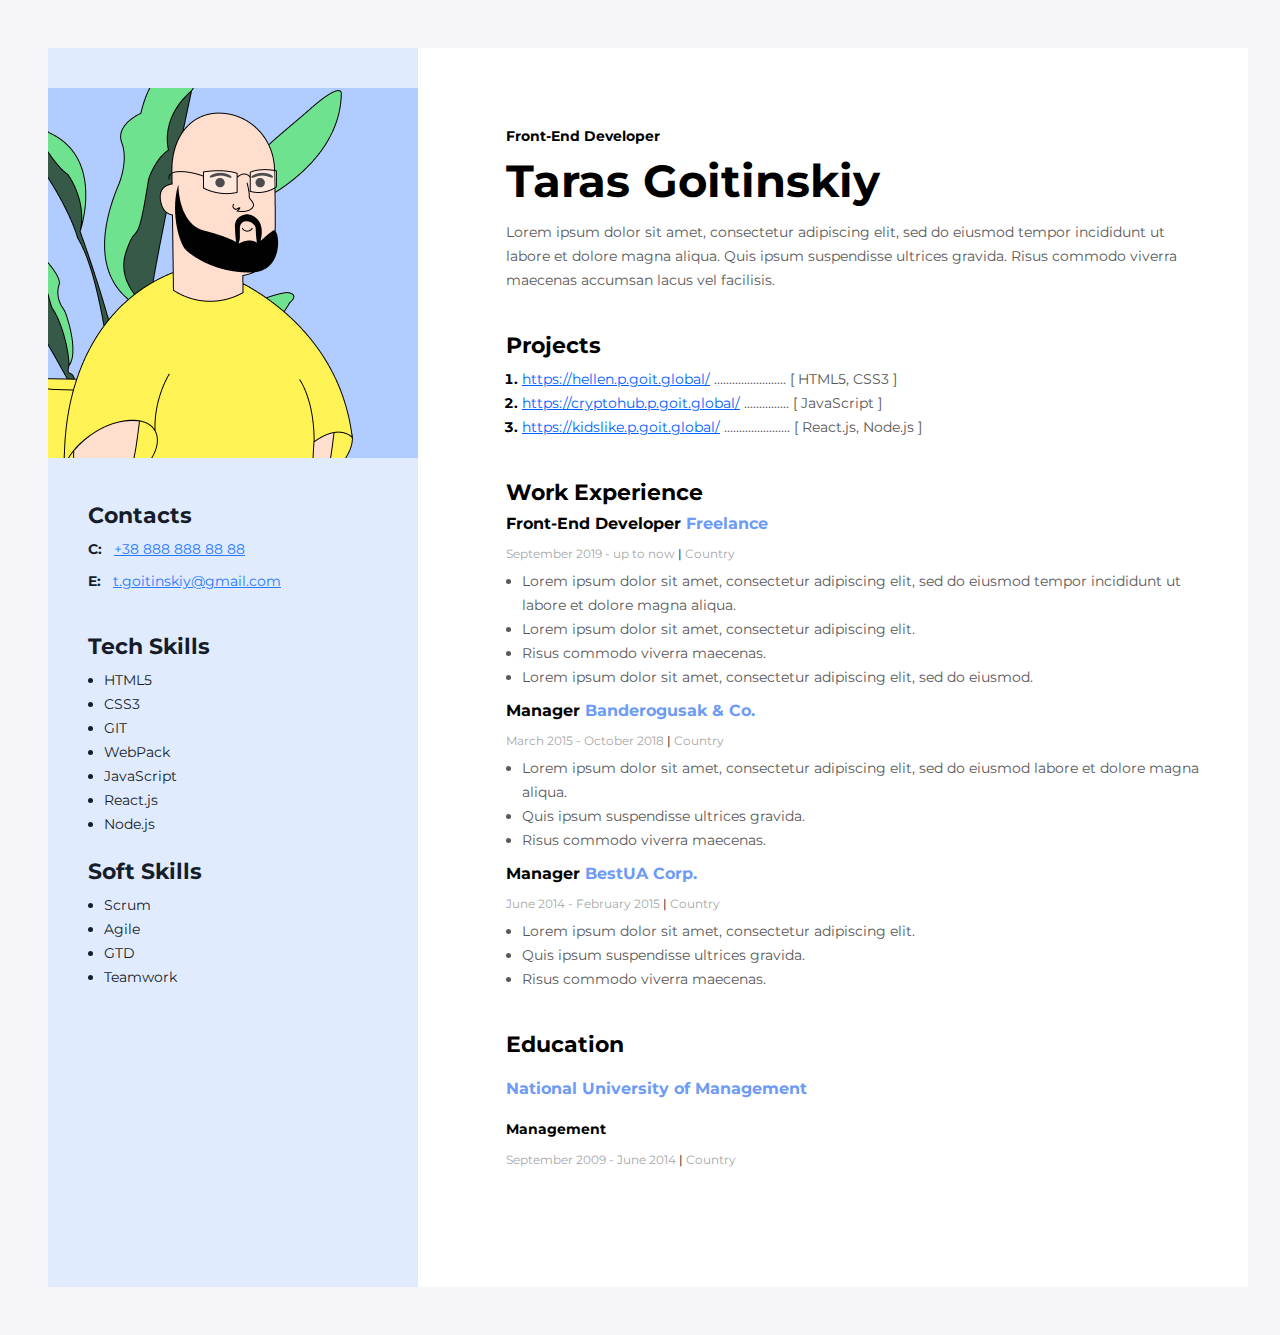
<file: index.html>
<!DOCTYPE html>
<html lang="en">
<head>
    <meta charset="UTF-8">
    <meta name="viewport" content="width=device-width, initial-scale=1.0">
    <title>My resume</title>

    <link rel="preconnect" href="https://fonts.googleapis.com">
    <link rel="preconnect" href="https://fonts.gstatic.com" crossorigin>
    <link href="https://fonts.googleapis.com/css2?family=Montserrat:wght@400;700&display=swap" rel="stylesheet">

    <link rel="stylesheet" href="./css/styles.css">
</head>
<body>
    
    <!-- Wrapper -->
    <div class="wrapper">
        <!-- Main content -->
        <div class="main-content">
            <!-- My info -->
            <div class="my-info">
                <h2 class="my-profession">Front-End Developer</h2>  
                <h1 class="my-name">Taras Goitinskiy</h1>
                <p class="my-description">Lorem ipsum dolor sit amet, consectetur adipiscing elit, sed do eiusmod tempor 
                    incididunt ut labore et dolore magna aliqua. Quis ipsum suspendisse ultrices gravida. 
                    Risus commodo viverra maecenas accumsan lacus vel facilisis. 
                </p>
            </div>

            <!-- My projects -->
            <div class="my-projects-container">
                <h3 class="my-projects-title">Projects</h3>
                
                <ol class="my-projects-list">
                    <li class="my-projects-item">
                        <a class="my-projects-item-link" href="https://hellen.p.goit.global/" target="_blank" title="Підказка">https://hellen.p.goit.global/</a>
                        <span class="my-projects-item-tech">  ........................
                            [ HTML5, CSS3 ]</span>
                    </li>
                    <li class="my-projects-item"> 
                        <a class="my-projects-item-link" href=" https://cryptohub.p.goit.global/" target="_blank"> https://cryptohub.p.goit.global/</a>
                        <span class="my-projects-item-tech">...............
                            [ JavaScript ]</span>
                    </li>
                    <li class="my-projects-item"> 
                        <a  class="my-projects-item-link" href="https://kidslike.p.goit.global/" target="_blank">https://kidslike.p.goit.global/</a> 
                        <span class="my-projects-item-tech">......................
                            [ React.js, Node.js ]</span>
                    </li>
                </ol> 
            </div>
            
            <!-- Work Experience -->
            <div class="my-projects-container">
                <h4 class="work-experience-title">Work Experience</h4>
                    <!-- Company 1 -->
                    <div class="work-experience-container">
                        <h4 class="work-experience-company">Front-End Developer <span class="company-name">Freelance</span></h4>
                        <p class="work-experience-period">September 2019 - up to now  <span class="work-experience-period-separator">|</span>  Country</p>

                        <ul class="work-experience-duties-list">
                            <li class="work-experience-duties-item">Lorem ipsum dolor sit amet, consectetur adipiscing elit, sed do eiusmod tempor incididunt ut labore et dolore magna aliqua.</li>
                            <li class="work-experience-duties-item">Lorem ipsum dolor sit amet, consectetur adipiscing elit.</li>
                            <li class="work-experience-duties-item">Risus commodo viverra maecenas.</li>
                            <li class="work-experience-duties-item">Lorem ipsum dolor sit amet, consectetur adipiscing elit, sed do eiusmod.</li>
                        </ul>    
                    </div>

                    <!-- Company 2 -->
                    <div class="work-experience-container">
                        <h4 class="work-experience-company">Manager  <span class="company-name">Banderogusak & Co.</span></h4>
                        <p class="work-experience-period">March 2015 - October 2018   <span class="work-experience-period-separator">|</span>  Country</p>

                        <ul class="work-experience-duties-list">
                            <li class="work-experience-duties-item">Lorem ipsum dolor sit amet, consectetur adipiscing elit, sed do eiusmod labore et dolore magna aliqua.</li>
                            <li class="work-experience-duties-item">Quis ipsum suspendisse ultrices gravida.</li>
                            <li class="work-experience-duties-item">Risus commodo viverra maecenas.</li>
                        </ul>  
                    </div>

                    <!-- Company 3 -->
                    <div class="work-experience-container">
                        <h4 class="work-experience-company">Manager  <span class="company-name">BestUA Corp.</span> </h4>
                        <p class="work-experience-period">June 2014 - February 2015  <span class="work-experience-period-separator">|</span>   Country</p>

                        <ul class="work-experience-duties-list">
                            <li class="work-experience-duties-item">Lorem ipsum dolor sit amet, consectetur adipiscing elit. </li>
                            <li class="work-experience-duties-item">Quis ipsum suspendisse ultrices gravida.</li>
                            <li class="work-experience-duties-item">Risus commodo viverra maecenas. </li>
                        </ul>  
                    </div>
            </div>

             <!-- Education -->
            <div class="my-projects-container">
            <h3  class="work-experience-title">Education</h3>
            <!-- Education 1 -->
            <div class="work-experience-container">
                <h4 class="national-university">National University of Management</h4>
                <h3 class="management">Management</h3>
                <p class="data">September 2009 - June 2014   <span class="work-experience-period-separator">|</span>  Country</p>
            </div>
            </div>
        </div>
        
        <!-- Sidebar -->
        <aside class="sidebar">
            <img src="./img/Frame 1.jpg" alt="My photo" width="370">

           <div class="sidebar-content">
             <!-- My contacts -->
                <div class="contacts-container">
                    <h3 class="contacts-title">Contacts</h3>
                    <p class="contacts-item">
                        <span class="contacts-type">C:</span> 
                        <a class="contacts-link" href="tel:+388888888888">+38 888 888 88 88</a> 
                    </p>
                    <p class="contacts-item">
                        <span class="contacts-type">E:</span> 
                        <a class="contacts-link" href="mailto:t.goitinskiy@gmail.com">t.goitinskiy@gmail.com</a> 
                    </p>
                </div>

                <!-- Tech skills -->
                <div skills-container>
                    <h3 class="skills-title">Tech Skills</h3>
                    <ul class="skills-list">
                        <li class="skills-list-item">HTML5</li>
                        <li class="skills-list-item">CSS3</li>
                        <li class="skills-list-item">GIT</li>
                        <li class="skills-list-item">WebPack</li>
                        <li class="skills-list-item">JavaScript</li>
                        <li class="skills-list-item">React.js</li>
                        <li class="skills-list-item">Node.js</li>
                    </ul>
                </div>

                 <!-- Soft skills -->
                 <div skills-container>
                    <h3 class="skills-title">Soft Skills</h3>
                    <ul class="skills-list">
                        <li class="skills-list-item">Scrum</li>
                        <li class="skills-list-item">Agile</li>
                        <li class="skills-list-item">GTD</li>
                        <li class="skills-list-item">Teamwork</li>
                    </ul>
                </div>
           </div>
        </aside>
    </div>
</body>
</html>
</file>
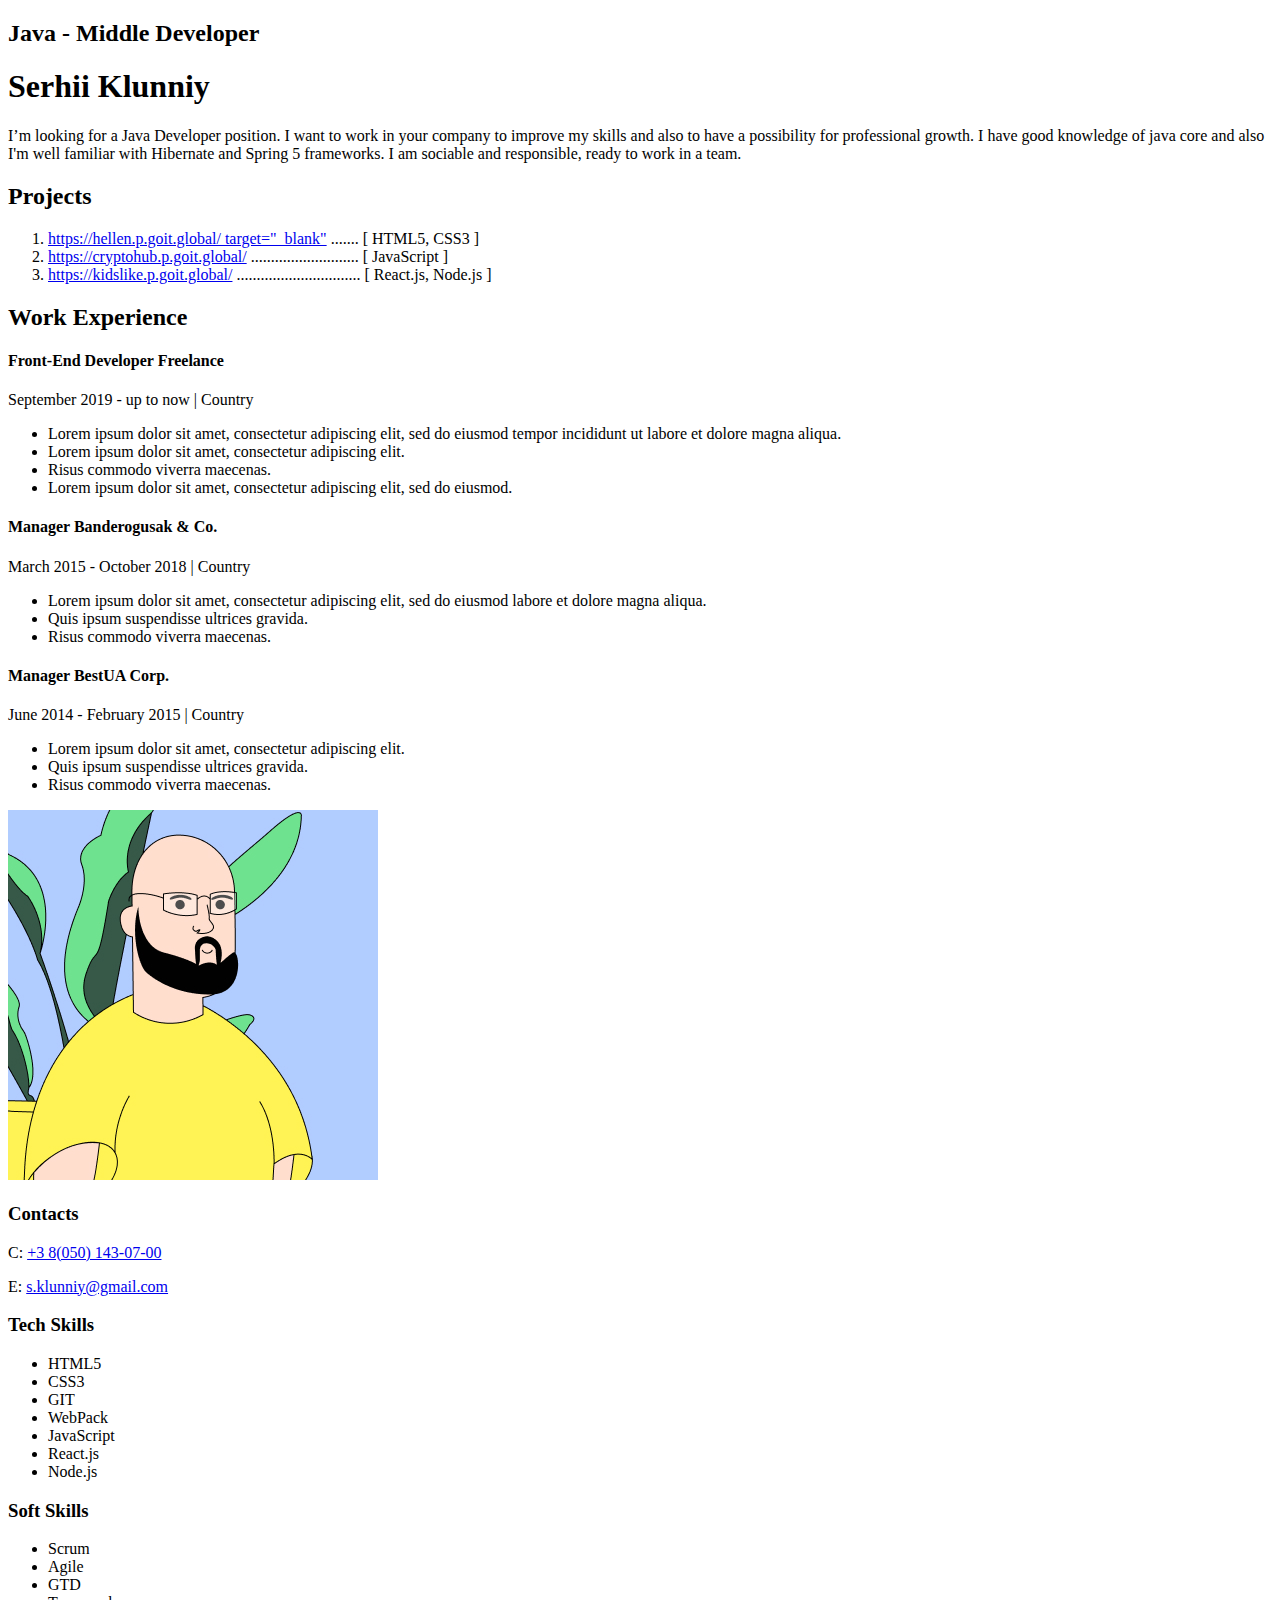
<file: my resume.html>
<!DOCTYPE html>
<html lang="en">
<head>
    <meta charset="UTF-8">
    <meta name="viewport" content="width=device-width, initial-scale=1.0">
    <title>My resume</title>
</head>
<body>
    <!-- Wrapper -->
    <div>
        <!-- Main content -->
        <main>
            <!--My info  -->
            <div>
               <h2>Java - Middle Developer</h2> 
               <h1>Serhii Klunniy</h1>
               <p>
                    I’m looking for a Java Developer position.
                    I want to work in your company to improve my skills and also
                    to have a possibility for professional growth. I have good
                    knowledge of java core and also I'm well familiar with
                    Hibernate and Spring 5 frameworks. I am sociable and
                    responsible, ready to work in a team.
               </p>
            </div>

            <!-- My projects -->
            <div>
                <h2>Projects</h2>
                <ol>
                    <li>
                        <a href="https://hellen.p.goit.global/">https://hellen.p.goit.global/ target="_blank"</a>
                        .......
                        [ HTML5, CSS3 ]
                    </li>
                    <li>
                        <a href="https://cryptohub.p.goit.global/" target="_blank">https://cryptohub.p.goit.global/</a>
                        ...........................
                        [ JavaScript ]
                    </li>
                    <li>
                        <a href="https://kidslike.p.goit.global/" target="_blank">https://kidslike.p.goit.global/</a>
                        ...............................
                        [ React.js, Node.js ] 
                    </li>
                </ol> 
            </div>
            
            <!-- My experience -->
            <div>
                <h2>Work Experience</h2>

                <!-- Company 1 -->
                <div>
                    <h4>Front-End Developer Freelance</h4>
                    <p>September 2019 - up to now | Country</p>
                    <ul>
                        <li>Lorem ipsum dolor sit amet, consectetur adipiscing elit, sed do eiusmod tempor incididunt ut labore et dolore magna aliqua.</li>
                        <li>Lorem ipsum dolor sit amet, consectetur adipiscing elit.</li>
                        <li>Risus commodo viverra maecenas. </li>
                        <li>Lorem ipsum dolor sit amet, consectetur adipiscing elit, sed do eiusmod. </li>
                    </ul>
                </div>

                <!-- Company 2 -->
                <div>
                    <h4>Manager Banderogusak & Co.</h4>
                    <p>March 2015 - October 2018 | Country</p>
                    <ul>
                        <li>Lorem ipsum dolor sit amet, consectetur adipiscing elit, sed do eiusmod labore et dolore magna aliqua. </li>
                        <li>Quis ipsum suspendisse ultrices gravida.</li>
                        <li>Risus commodo viverra maecenas.  </li>
                    </ul>
                </div>

                <!-- Company 3 -->
                <div>
                    <h4>Manager BestUA Corp.</h4>
                    <p>June 2014 - February 2015 | Country</p>
                    <ul>
                        <li>Lorem ipsum dolor sit amet, consectetur adipiscing elit.</li>
                        <li>Quis ipsum suspendisse ultrices gravida.</li>
                        <li>Risus commodo viverra maecenas.  </li>
                    </ul>
                </div>
            </div>
        </main>

        <!-- Sidebar -->
        <aside>
            <img src="img/Frame 1.jpg" alt="my pfoto" width="370">
            
            <!-- My Contacts -->
            <div>
                <h3>Contacts</h3>
                <p>C: <a href="tel:+380501430700">+3 8(050) 143-07-00</a></p>
                <p>E: <a href="mailto:s.klunniy@gmail.com">s.klunniy@gmail.com</a></p>
                
            </div>

            <!-- Tech Skills -->
            <div>
                <h3>Tech Skills</h3>
                <ul>
                    <li>HTML5</li>
                    <li>CSS3</li>
                    <li>GIT</li>
                    <li>WebPack</li>
                    <li>JavaScript</li>
                    <li>React.js</li>
                    <li>Node.js</li>
                </ul>
            </div>

            <!-- Soft Skills -->
            <div>
                <h3>Soft Skills</h3>
                <ul>
                    <li>Scrum</li>
                    <li>Agile</li>
                    <li>GTD</li>
                    <li>Teamwork</li>
                </ul>
            </div>
        </aside>

    </div>
</body>
</html>
</file>
<file: css/styles.css>
body {
    background: #f6f6fa;
    padding: 40px 40pc 40px 40px;
    font-family: 'Montserrat', sans-serif;
}

ul, ol {
    margin-top: 0px;
    margin-bottom: 0px;
}

.wrapper {
    background: #FFF;
    display: flex;
    flex-direction: row-reverse;
    width: 1200px;
    margin: 0 auto;
}

.main-content {
    padding-left: 88px;
    padding-top: 80px;
    padding-right: 40px;
    padding-bottom: 80px;
    box-sizing: border-box;
}

.sidebar {
    background: #E0EBFE;
    padding-top: 40px;
    padding-bottom: 40px;
    box-sizing: border-box;
    width: 370px;
}

.sidebar-content {
    padding-top: 40px;
    padding-left: 40px;
    padding-right: 40px;
    box-sizing: border-box;   
}

.contacts-title {
    color: #161D2A;
    font-size: 22px;
    font-weight: 700;
    line-height: normal;
    margin-top: 0px;
    margin-bottom: 8px;
}

.contacts-type {
    color: #161D2A;
    font-size: 14px;
    font-weight: 700;
    line-height: 24px;
    margin-right: 8px;
}

.contacts-link {
    color: #2979FF;
    font-size: 14px;
    font-weight: 400;
    line-height: 24px;
    text-decoration-line: underline;
}

.contacts-item {
    margin-top: 0px;
    margin-bottom: 8px;
}

.contacts-container {
    margin-bottom: 40px;
}

.skills-container {
    margin-bottom: 40px;
}

.skills-title {
    color: #161D2A;
    font-size: 22px;
    font-weight: 700;
    line-height: normal;
    margin-bottom: 8px;
}

.skills-list {
    padding-left: 16px;
}

.skills-list-item {
    color: #161D2A;
    font-size: 14px;
    font-weight: 400;
    line-height: 24px;
}

/* Main content style:*/
.my-profession {
    color: #000;
    font-size: 14px;
    font-weight: 700;
    line-height: 17px;
    margin-top: 0px;
    margin-bottom: 8px;
}

.my-name {
    color: #000;
    font-size: 45px;
    font-weight: 700;
    line-height: 55px; 
    margin-top: 0px;
    margin-bottom: 12px;
}

.my-description {
    color: #595959;
    font-size: 14px;
    font-weight: 400;
    line-height: 24px; 
    margin-top: 0px;
    margin-bottom: 0px;
}

.my-info {
    margin-bottom: 40px;
}

/* Projects */
.my-projects-title {
    color: #000;
    font-size: 22px;
    font-weight: 700;
    line-height: 27px;
    margin-top: 0px;
    margin-bottom: 8px;
}

.my-projects-list {
    padding-left: 16px;
}

.my-projects-item {
    color: #000;
    font-size: 14px;
    font-weight: 700;
    line-height: 24px;
}

.my-projects-item-link {
    color: #005FFF;
    font-size: 14px;
    font-weight: 400;
    line-height: 24px; 
    text-decoration-line: underline;
}

.my-projects-item-tech {
    color: #595959;
    font-size: 14px;
    font-weight: 400;
    line-height: 24px; 
}

.my-projects-container {
    margin-bottom: 40px;
}

/* Work experience */
.work-experience-title {
    color: #000;
    font-size: 22px;
    font-weight: 700;
    line-height: 27px; 
    margin-top: 0px;
    margin-bottom: 8px;
}

.work-experience-company {
    color: #000;
    font-size: 16px;
    font-weight: 700;
    line-height: 20px;
    margin-top: 0px;
    margin-bottom: 12px;
}

.company-name {
    color: #6D9BF5;
}

.work-experience-period {
    color: #A8A8A8;
    font-size: 12px;
    font-weight: 400;
    line-height: 15px;
    margin-bottom: 8px;
}

.work-experience-period-separator {
    color: #000;
}


.work-experience-duties-list {
    padding-left: 16px;

}

.work-experience-duties-item {
    color: #595959;
    font-family: Montserrat;
    font-size: 14px;
    font-weight: 400;
    line-height: 24px; 
}

.work-experience-container {
    margin-bottom: 12px;
}

.national-university {
    color: #6D9BF5;
    font-size: 16px;
    font-weight: 700;
    line-height: normal;
    padding-top: 0px;
    padding-bottom: 0px;
}

.management {
    padding-top: 0px;
    padding-bottom: 0px;
    color: #000;
    font-size: 14px;
    font-weight: 700;
    line-height: normal;
}
.data {
    color: #A8A8A8;
    font-size: 12px;
    font-weight: 400;
    line-height: normal;
}
</file>
